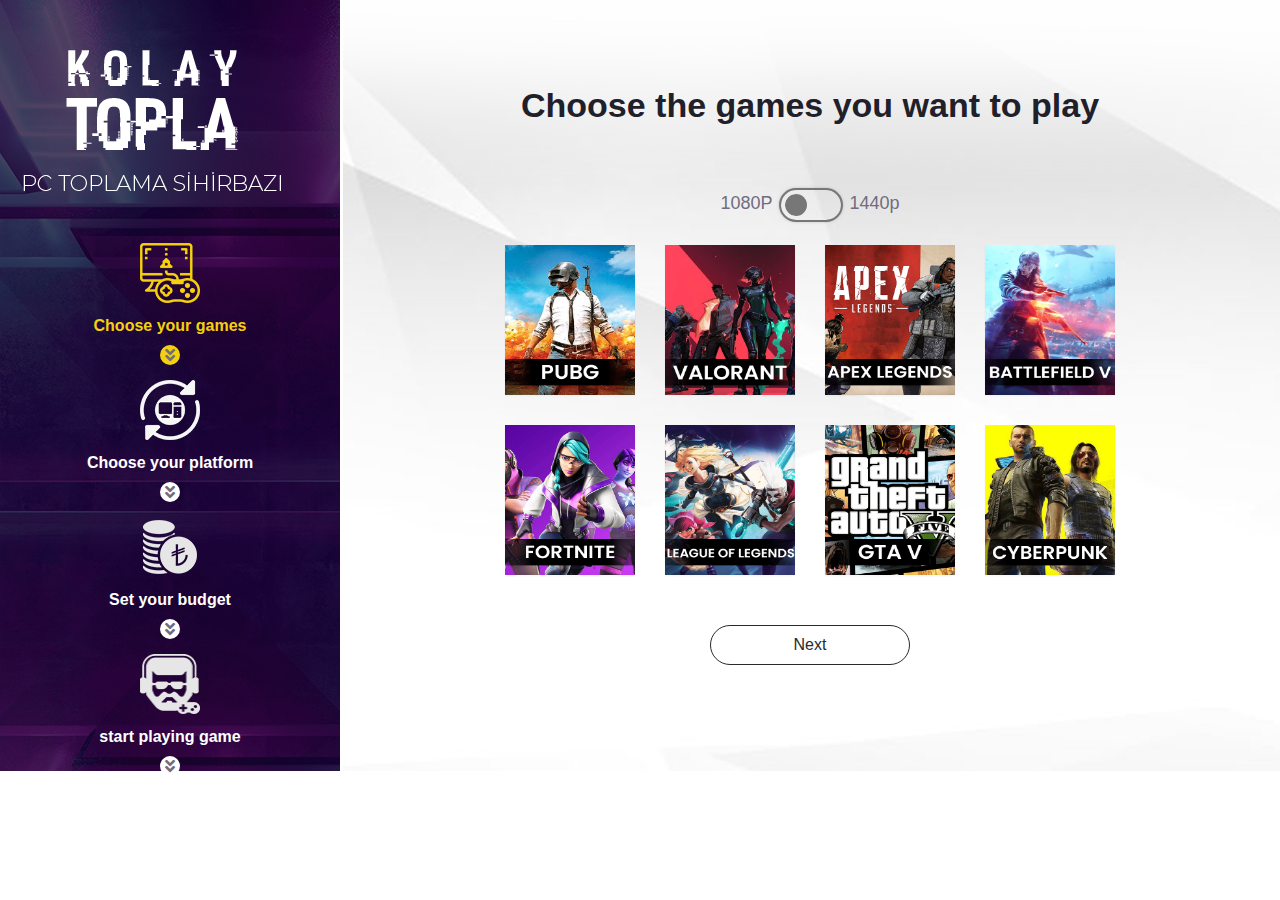
<file: index.html>
<!DOCTYPE html>
<html lang="en">
<head>
    <meta charset="UTF-8">
    <meta http-equiv="X-UA-Compatible" content="IE=edge">
    <meta name="viewport" content="width=device-width, initial-scale=1.0">
    <!-- google fonts -->
    <!-- fontawesome -->
    <link rel="stylesheet" href="assets/css/all.min.css">
    <!-- animate css -->
    <link rel="stylesheet" href="assets/css/animate.css">
    <!-- style css -->
    <link rel="stylesheet" href="assets/sass/style.css">

    <title>PBWP Design</title>
</head>
<body>
    
    <!-- main content start -->
    <section class="pbwp-content">
        <div class="pbwp-left-sidebar">
            <div class="pbwp-sidebar-logo">
                <img src="assets/images/left-sidebar/ezbuilder_title.webp" alt="">
            </div>
            <div class="pbwp-menu">
                <ul class="pbwp-menu-list">
                    <li>
                        <a href="#" class="active menu-1">
                            <img src="assets/images/left-sidebar/menu/01.webp" class="before-icon" alt="">
                            <span>Choose your games</span>
                        </a>
                    </li>
                    <li>
                        <a href="#" class="menu-2">
                            <img src="assets/images/left-sidebar/menu/02.webp" class="active-icon" alt="">
                            <img src="assets/images/left-sidebar/menu/02-white.webp" class="d-active-icon" alt="">
                            <span>Choose your platform</span>
                        </a>
                    </li>
                    <li>
                        <a href="#" class="menu-3">
                            <img src="assets/images/left-sidebar/menu/03.webp" class="active-icon" alt="">
                            <img src="assets/images/left-sidebar/menu/03-white.webp" class="d-active-icon" alt="">
                            <span>Set your budget</span>
                        </a>
                    </li>
                    <li>
                        <a href="#">
                            <img src="assets/images/left-sidebar/menu/04.webp" class="active-icon" alt="">
                            <img src="assets/images/left-sidebar/menu/04-white.webp" class="d-active-icon" alt="">
                            <span>start playing game</span>
                        </a>
                    </li>
                </ul>
            </div>
        </div>
        <div class="pbwp-right-sidebar">
            <form action="">
                <fieldset class="step-1">
                    <div class="pbwp-right-header">
                        <h3>Choose the games you want to play</h3>
                    </div>
                    <div class="pbwp-model-wrapper">
                        <div class="quality-content">
                            <span>1080P</span>
                            <label class="switch">
                                <input type="checkbox">
                                <span class="slider"></span>
                            </label>
                            <span>1440p</span>
                        </div>
                        <div class="pbwp-model-list">
                            <div class="pbwp-list-item">
                                <div class="form-group"> 
                                    <input type="checkbox" id="pubg" name="games" class="budget-radio pubg" value="pubg">
                                    <label for="pubg"></label>
                                    <div class="pbwp-budget-img">
                                        <img src="assets/images/right-sidebar/step-1/pubg-1.png" alt="pubg">
                                    </div>
                                </div>
                            </div>
                            <div class="pbwp-list-item">
                                <div class="form-group">
                                    <input type="checkbox" id="valorant" name="games" class="budget-radio valorant" value="valorant">
                                    <label for="valorant"></label>
                                    <div class="pbwp-budget-img">
                                        <img src="assets/images/right-sidebar/step-1/valorant.png" alt="valorant">
                                    </div>
                                </div>
                            </div>
                            <div class="pbwp-list-item">
                                <div class="form-group">
                                    <input type="checkbox" id="apex" name="games" class="budget-radio apex" value="apex">
                                    <label for="apex"></label>
                                    <div class="pbwp-budget-img">
                                        <img src="assets/images/right-sidebar/step-1/apex-1.png" alt="apex">
                                    </div>
                                </div>
                            </div>
                            <div class="pbwp-list-item">
                                <div class="form-group">
                                    <input type="checkbox" id="battlefield5" name="games" class="budget-radio battlefield5" value="battlefield5">
                                    <label for="battlefield5"></label>
                                    <div class="pbwp-budget-img">
                                        <img src="assets/images/right-sidebar/step-1/battlefield5.png" alt="battlefield5">
                                    </div>
                                </div>
                            </div>
                            <div class="pbwp-list-item">
                                <div class="form-group">
                                    <input type="checkbox" id="fortnite" name="games" class="budget-radio fortnite" value="fortnite">
                                    <label for="fortnite"></label>
                                    <div class="pbwp-budget-img">
                                        <img src="assets/images/right-sidebar/step-1/fortnite-1.png" alt="fortnite">
                                    </div>
                                </div>
                            </div>
                            <div class="pbwp-list-item">
                                <div class="form-group">
                                    <input type="checkbox"id="loll" name="games" class="budget-radio loll" value="loll">
                                    <label for="loll"></label>
                                    <div class="pbwp-budget-img">
                                        <img src="assets/images/right-sidebar/step-1/loll.png" alt="loll">
                                    </div>
                                </div>
                            </div>
                            <div class="pbwp-list-item">
                                <div class="form-group">
                                    <input type="checkbox" id="gtav" name="games" class="budget-radio gtav" value="gtav">
                                    <label for="gtav"></label>
                                    <div class="pbwp-budget-img">
                                        <img src="assets/images/right-sidebar/step-1/gtav.png" alt="gtav">
                                    </div>
                                </div>
                            </div>
                            <div class="pbwp-list-item">
                                <div class="form-group">
                                    <input type="checkbox" id="cyberpunk" name="games" class="budget-radio cyberpunk" value="cyberpunk">
                                    <label for="cyberpunk"></label>
                                    <div class="pbwp-budget-img">
                                        <img src="assets/images/right-sidebar/step-1/cyberpunk-1.png" alt="cyberpunk">
                                    </div>
                                </div>
                            </div>
                            <div class="input-btn">
                                <button type="button" class="btn stepper-btn" serial="1"><span>Next</span></button>
                            </div>
                        </div>
                    </div>
                </fieldset>
                <fieldset class="step-2 d-none style-one">
                    <div class="pbwp-right-header">
                        <h3>Choose your platform</h3>
                    </div>
                    <div class="pbwp-model-wrapper">
                        <div class="pbwp-model-list">
                            <div class="pbwp-list-item">
                                <div class="form-group view-processor" data-target="#processor"> 
                                    <input type="checkbox" id="pc" name="games" class="budget-radio pc" value="pc">
                                    <label for="pc"></label>
                                    <div class="pbwp-budget-img">
                                        <img src="assets/images/right-sidebar/step-2/mol7.png" alt="pc">
                                    </div>
                                    <div class="pbwp-budget-title">
                                        <h5>Computer</h5>
                                    </div>
                                </div>
                            </div>
                            <div class="pbwp-list-item">
                                <div class="form-group">
                                    <input type="checkbox" id="laptop" name="games" class="budget-radio laptop" value="laptop">
                                    <label for="laptop"></label>
                                    <div class="pbwp-budget-img">
                                        <img src="assets/images/right-sidebar/step-2/laptop5.png" alt="laptop">
                                    </div>
                                    <div class="pbwp-budget-title">
                                        <h5>Laptop</h5>
                                    </div>
                                </div>
                            </div>
                            <div class="input-btn style-one">
                                <button type="button" class="btn prev-btn" serial="2"><span>Previous</span></button>
                                <button type="button" class="btn stepper-btn" serial="2"><span>Next</span></button>
                            </div>
                        </div>
                    </div>
                </fieldset>
                <fieldset class="step-3 d-none style-two">
                    <div class="pbwp-right-header">
                        <h3>Set your budget</h3>
                    </div>
                    <div class="pbwp-model-wrapper">
                        <div class="pbwp-model-list">
                            <div class="pbwp-list-item">
                                <div class="form-group"> 
                                    <input type="checkbox" id="price1" name="games" class="budget-radio price1" value="price1">
                                    <label for="price1"></label>
                                    <div class="pbwp-budget-title">
                                        <h4>₺1.000 - ₺6,000</h4>
                                    </div>
                                </div>
                            </div>
                            <div class="pbwp-list-item">
                                <div class="form-group">
                                    <input type="checkbox" id="price2" name="games" class="budget-radio price2" value="price2">
                                    <label for="price2"></label>
                                    <div class="pbwp-budget-title">
                                        <h4>₺6,000 - ₺10,000</h4>
                                    </div>
                                </div>
                            </div>
                            <div class="pbwp-list-item">
                                <div class="form-group">
                                    <input type="checkbox" id="price3" name="games" class="budget-radio price3" value="price3">
                                    <label for="price3"></label>
                                    <div class="pbwp-budget-title">
                                        <h4>₺10,000 - ₺20,000</h4>
                                    </div>
                                </div>
                            </div>
                            <div class="input-btn style-one">
                                <button type="button" class="btn prev-btn" serial="3"><span>Previous</span></button>
                                <button type="button" class="btn stepper-btn" serial="3"><span>Next</span></button>
                            </div>
                        </div>
                    </div>
                </fieldset>
            </form>
        </div>
    </section>
    <!-- main content ends  -->

    <!-- modal content start -->
    <div class="modal_1" id="processor">
        <div class="modal-dialog modal-lg modal-dialog-centered">
            <div class="modal-content style-four">
                <button type="button" class="close" data-dismiss="modal">
                    <span><svg xmlns="http://www.w3.org/2000/svg" width="12" height="12" viewBox="0 0 8.849 8.849"> <g id="Group_1481" data-name="Group 1481" transform="translate(-96.393 -936.586)"> <line id="Line_211" data-name="Line 211" x1="8" y1="8" transform="translate(96.817 937.011)" fill="none" stroke="#000" stroke-linecap="round" stroke-linejoin="round" stroke-width="1"></line> <line id="Line_212" data-name="Line 212" y1="2.332" x2="2.332" transform="translate(96.817 942.679)" fill="none" stroke="#000" stroke-linecap="round" stroke-linejoin="round" stroke-width="1"></line> <line id="Line_213" data-name="Line 213" y1="2.332" x2="2.332" transform="translate(102.484 937.011)" fill="none" stroke="#000" stroke-linecap="round" stroke-linejoin="round" stroke-width="1"></line></g> </svg></span>
                </button>
                <div class="modal-body">
                    <div class="processor-content">
                        <div class="content-header">
                            <h4>Select processor brand</h4>
                        </div>
                        <div class="content-list">
                            <ul class="list-item">
                                <li>
                                    <div class="item-thumb">
                                        <img src="assets/images/right-sidebar/step-2/modal/intel_logo.png" alt="intel">
                                    </div>
                                </li>
                                <li>
                                    <div class="item-thumb">
                                        <img src="assets/images/right-sidebar/step-2/modal/amd_logo.png" alt="AMD">
                                    </div>
                                </li>
                            </ul>
                        </div>
                    </div>
                </div>
            </div>
        </div>
    </div>
    <!-- modal content start -->

    <!-- optional js -->
    <script src="assets/js/vendors.min.js"></script>
    <script src="assets/js/function.js"></script>
    

</body>
</html>
</file>
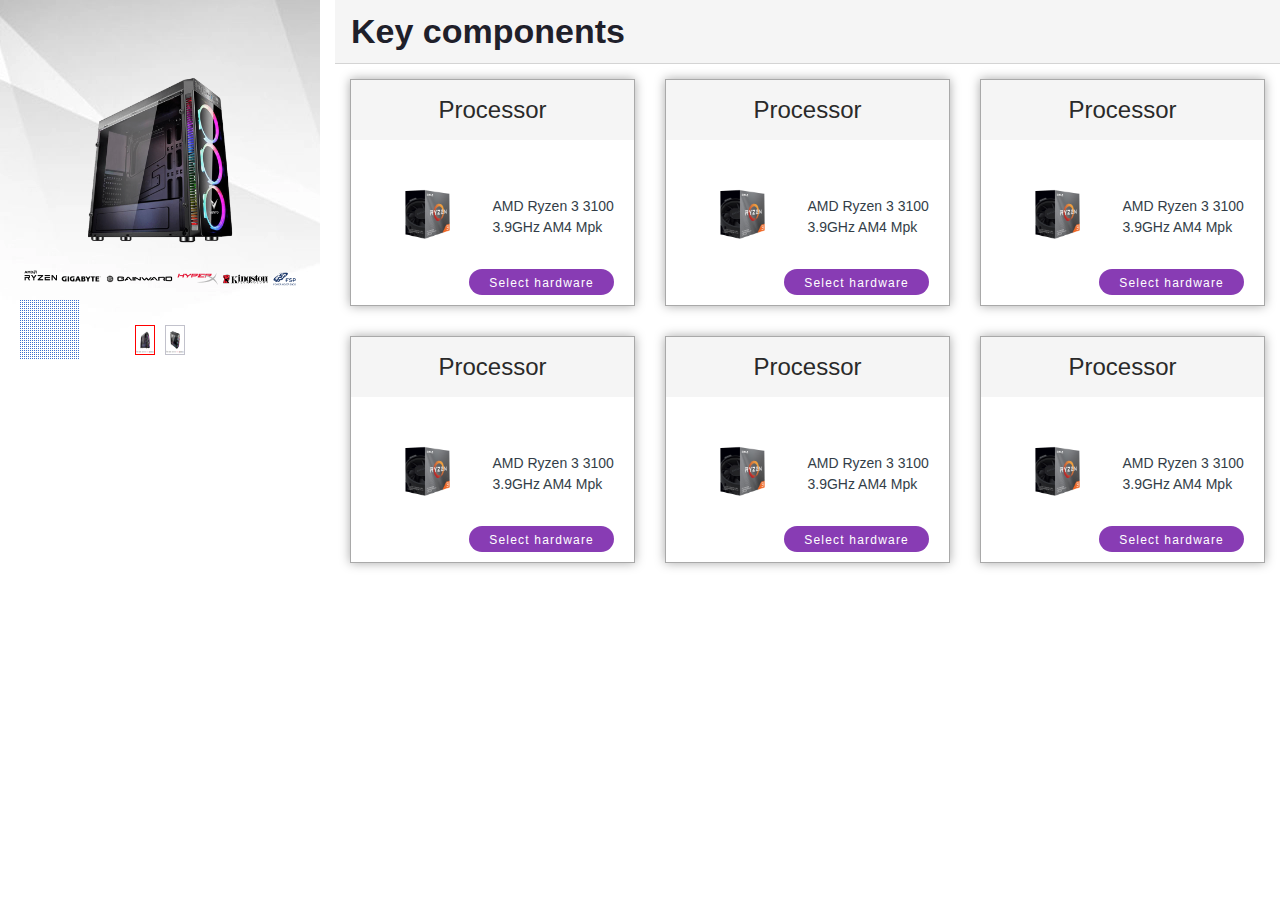
<file: product.html>
<!DOCTYPE html>
<html lang="en">
<head>
    <meta charset="UTF-8">
    <meta http-equiv="X-UA-Compatible" content="IE=edge">
    <meta name="viewport" content="width=device-width, initial-scale=1.0">
    <!-- google fonts -->
    <!-- fontawesome -->
    <link rel="stylesheet" href="assets/css/all.min.css">
    <!-- animate css -->
    <link rel="stylesheet" href="assets/css/animate.css">
    <!-- style css -->
    <link rel="stylesheet" href="assets/sass/style.css">

    <title>PBWP Design</title>
</head>
<body>
    
    <!-- product customize start -->
    <section class="pbwp-product-area">
        <div class="section-wrapper">
            <div class="pbwp-container-fluid">
                <div class="pbwp-product-slider">
                    <div class="pbwp-slider-wrapper">
                        <div class="pbwp-product-slide">
                            <div class="zoom-box pbwp-product-thumb">
                                <img src="assets/images/product/gns2.png" class="img pbwp-product-thumb-img" alt="">
                            </div>
                        </div>
                    </div>
                    <div class="pbwp-product-pagination">
                        <ul class="pagination-list">
                            <li>
                                <img src="assets/images/product/gns2.png" class="pbwp-pr-btn active" alt="">
                            </li>
                            <li>
                                <img src="assets/images/product/gns3.png" class="pbwp-pr-btn" alt="">
                            </li>
                        </ul>
                    </div>
                </div>
                <div class="pbwp-product-content">
                    <div class="pbwp-content-header">
                        <h3>Key components</h3>
                    </div>
                    <div class="pbwp-product-item">
                        <div class="pbwp-item-inner">
                            <div class="pbwp-card-item">
                                <div class="pbwp-card-header">
                                    <h4>Processor</h4>
                                </div>
                                <div class="pbwp-card-body">
                                    <div class="pbwp-card-thumb">
                                        <img src="assets/images/product/item/MOLCPUAMDRY33100.png" alt="">
                                    </div>
                                    <div class="pbwp-card-text">
                                        <p>AMD Ryzen 3 3100 3.9GHz AM4 Mpk</p>
                                    </div>
                                </div>
                                <div class="pbwp-card-footer">
                                    <button type="button" class="btn show-select-products" data-item="processor"><span>Select hardware</span></button>
                                </div>
                            </div>
                            <!-- popup item -->
                            <div class="pbwp-select-item pbwp-select-products pbwp-select-products-processor">
                                <div class="pbwp-select-title">
                                    <h4>Ram</h4>
                                    <button type="button" class="pbwp-selec-hide"><i class="fa fa-times"></i></button>
                                </div>
                                <div class="pbwp-slect-body">
                                    <div class="pbwp-slect-list">
                                        <div class="pbwp-list-inner">
                                           <div class="pbwp-list-item">
                                                <div class="form-group">
                                                    <input type="checkbox" id="model_1">
                                                    <label for="model_1"></label>
                                                </div>
                                                <div class="pbwp-product">
                                                    <div class="pbwp-product-thumb">
                                                        <img src="assets/images/product/item/MOLCPUAMDRY33100.png" alt="">
                                                    </div>
                                                    <div class="pbwp-product-text">
                                                        <p>AMD Ryzen 5 5600X 3.7GHz 32MB MPK</p>
                                                    </div>
                                                </div>
                                                <div class="pbwp-product-price">
                                                    <span class="plus-price">₺+1926</span>
                                                </div>
                                           </div>
                                        </div>
                                        <div class="pbwp-list-inner">
                                            <div class="pbwp-list-item">
                                                 <div class="form-group">
                                                     <input type="checkbox" id="model_2">
                                                     <label for="model_2"></label>
                                                 </div>
                                                 <div class="pbwp-product">
                                                     <div class="pbwp-product-thumb">
                                                         <img src="assets/images/product/item/MOLCPUAMDRY33100.png" alt="">
                                                     </div>
                                                     <div class="pbwp-product-text">
                                                         <p>AMD Ryzen 5 5600X 3.7GHz 32MB MPK</p>
                                                     </div>
                                                 </div>
                                                 <div class="pbwp-product-price">
                                                     <span class="plus-price">₺+1926</span>
                                                 </div>
                                            </div>
                                        </div>
                                        <div class="pbwp-list-inner">
                                            <div class="pbwp-list-item">
                                                 <div class="form-group">
                                                     <input type="checkbox" id="model_3">
                                                     <label for="model_3"></label>
                                                 </div>
                                                 <div class="pbwp-product">
                                                     <div class="pbwp-product-thumb">
                                                         <img src="assets/images/product/item/MOLCPUAMDRY33100.png" alt="">
                                                     </div>
                                                     <div class="pbwp-product-text">
                                                         <p>AMD Ryzen 5 5600X 3.7GHz 32MB MPK</p>
                                                     </div>
                                                 </div>
                                                 <div class="pbwp-product-price">
                                                     <span class="plus-price">₺+1926</span>
                                                 </div>
                                            </div>
                                        </div>
                                    </div>
                                    <div class="pbwp-slect-approve">
                                        <button type="button" class="btn"><span>Approve</span></button>
                                    </div>
                                </div>
                            </div>
                        </div>
                        <div class="pbwp-item-inner">
                            <div class="pbwp-card-item">
                                <div class="pbwp-card-header">
                                    <h4>Processor</h4>
                                </div>
                                <div class="pbwp-card-body">
                                    <div class="pbwp-card-thumb">
                                        <img src="assets/images/product/item/MOLCPUAMDRY33100.png" alt="">
                                    </div>
                                    <div class="pbwp-card-text">
                                        <p>AMD Ryzen 3 3100 3.9GHz AM4 Mpk</p>
                                    </div>
                                </div>
                                <div class="pbwp-card-footer">
                                    <button type="button" class="btn show-select-products" data-item="ram"><span>Select hardware</span></button>
                                </div>
                            </div>
                              <!-- popup item -->
                              <div class="pbwp-select-item pbwp-select-products pbwp-select-products-ram">
                                <div class="pbwp-select-title">
                                    <h4>Processor</h4>
                                    <button type="button" class="pbwp-selec-hide"><i class="fa fa-times"></i></button>
                                </div>
                                <div class="pbwp-slect-body">
                                    <div class="pbwp-slect-list">
                                        <div class="pbwp-list-inner">
                                           <div class="pbwp-list-item">
                                                <div class="form-group">
                                                    <input type="checkbox" id="model_1">
                                                    <label for="model_1"></label>
                                                </div>
                                                <div class="pbwp-product">
                                                    <div class="pbwp-product-thumb">
                                                        <img src="assets/images/product/item/MOLCPUAMDRY33100.png" alt="">
                                                    </div>
                                                    <div class="pbwp-product-text">
                                                        <p>AMD Ryzen 5 5600X 3.7GHz 32MB MPK</p>
                                                    </div>
                                                </div>
                                                <div class="pbwp-product-price">
                                                    <span class="plus-price">₺+1926</span>
                                                </div>
                                           </div>
                                        </div>
                                        <div class="pbwp-list-inner">
                                            <div class="pbwp-list-item">
                                                 <div class="form-group">
                                                     <input type="checkbox" id="model_2">
                                                     <label for="model_2"></label>
                                                 </div>
                                                 <div class="pbwp-product">
                                                     <div class="pbwp-product-thumb">
                                                         <img src="assets/images/product/item/MOLCPUAMDRY33100.png" alt="">
                                                     </div>
                                                     <div class="pbwp-product-text">
                                                         <p>AMD Ryzen 5 5600X 3.7GHz 32MB MPK</p>
                                                     </div>
                                                 </div>
                                                 <div class="pbwp-product-price">
                                                     <span class="plus-price">₺+1926</span>
                                                 </div>
                                            </div>
                                        </div>
                                        <div class="pbwp-list-inner">
                                            <div class="pbwp-list-item">
                                                 <div class="form-group">
                                                     <input type="checkbox" id="model_3">
                                                     <label for="model_3"></label>
                                                 </div>
                                                 <div class="pbwp-product">
                                                     <div class="pbwp-product-thumb">
                                                         <img src="assets/images/product/item/MOLCPUAMDRY33100.png" alt="">
                                                     </div>
                                                     <div class="pbwp-product-text">
                                                         <p>AMD Ryzen 5 5600X 3.7GHz 32MB MPK</p>
                                                     </div>
                                                 </div>
                                                 <div class="pbwp-product-price">
                                                     <span class="plus-price">₺+1926</span>
                                                 </div>
                                            </div>
                                        </div>
                                    </div>
                                    <div class="pbwp-slect-approve">
                                        <button type="button" class="btn"><span>Approve</span></button>
                                    </div>
                                </div>
                            </div>
                        </div>
                        <div class="pbwp-item-inner">
                            <div class="pbwp-card-item">
                                <div class="pbwp-card-header">
                                    <h4>Processor</h4>
                                </div>
                                <div class="pbwp-card-body">
                                    <div class="pbwp-card-thumb">
                                        <img src="assets/images/product/item/MOLCPUAMDRY33100.png" alt="">
                                    </div>
                                    <div class="pbwp-card-text">
                                        <p>AMD Ryzen 3 3100 3.9GHz AM4 Mpk</p>
                                    </div>
                                </div>
                                <div class="pbwp-card-footer">
                                    <button type="button" class="btn"><span>Select hardware</span></button>
                                </div>
                            </div>
                        </div>
                        <div class="pbwp-item-inner">
                            <div class="pbwp-card-item">
                                <div class="pbwp-card-header">
                                    <h4>Processor</h4>
                                </div>
                                <div class="pbwp-card-body">
                                    <div class="pbwp-card-thumb">
                                        <img src="assets/images/product/item/MOLCPUAMDRY33100.png" alt="">
                                    </div>
                                    <div class="pbwp-card-text">
                                        <p>AMD Ryzen 3 3100 3.9GHz AM4 Mpk</p>
                                    </div>
                                </div>
                                <div class="pbwp-card-footer">
                                    <button type="button" class="btn"><span>Select hardware</span></button>
                                </div>
                            </div>
                        </div>
                        <div class="pbwp-item-inner">
                            <div class="pbwp-card-item">
                                <div class="pbwp-card-header">
                                    <h4>Processor</h4>
                                </div>
                                <div class="pbwp-card-body">
                                    <div class="pbwp-card-thumb">
                                        <img src="assets/images/product/item/MOLCPUAMDRY33100.png" alt="">
                                    </div>
                                    <div class="pbwp-card-text">
                                        <p>AMD Ryzen 3 3100 3.9GHz AM4 Mpk</p>
                                    </div>
                                </div>
                                <div class="pbwp-card-footer">
                                    <button type="button" class="btn"><span>Select hardware</span></button>
                                </div>
                            </div>
                        </div>
                        <div class="pbwp-item-inner">
                            <div class="pbwp-card-item">
                                <div class="pbwp-card-header">
                                    <h4>Processor</h4>
                                </div>
                                <div class="pbwp-card-body">
                                    <div class="pbwp-card-thumb">
                                        <img src="assets/images/product/item/MOLCPUAMDRY33100.png" alt="">
                                    </div>
                                    <div class="pbwp-card-text">
                                        <p>AMD Ryzen 3 3100 3.9GHz AM4 Mpk</p>
                                    </div>
                                </div>
                                <div class="pbwp-card-footer">
                                    <button type="button" class="btn"><span>Select hardware</span></button>
                                </div>
                            </div>
                        </div>
                    </div>
                </div>
            </div>
        </div>
    </section>
    <!-- product customize ends -->

    <!-- optional js -->
    <script src="assets/js/vendors.min.js"></script>
    <script src="assets/js/jqZoom.js"></script>
    <script src="assets/js/function.js"></script>
    

</body>
</html>
</file>
